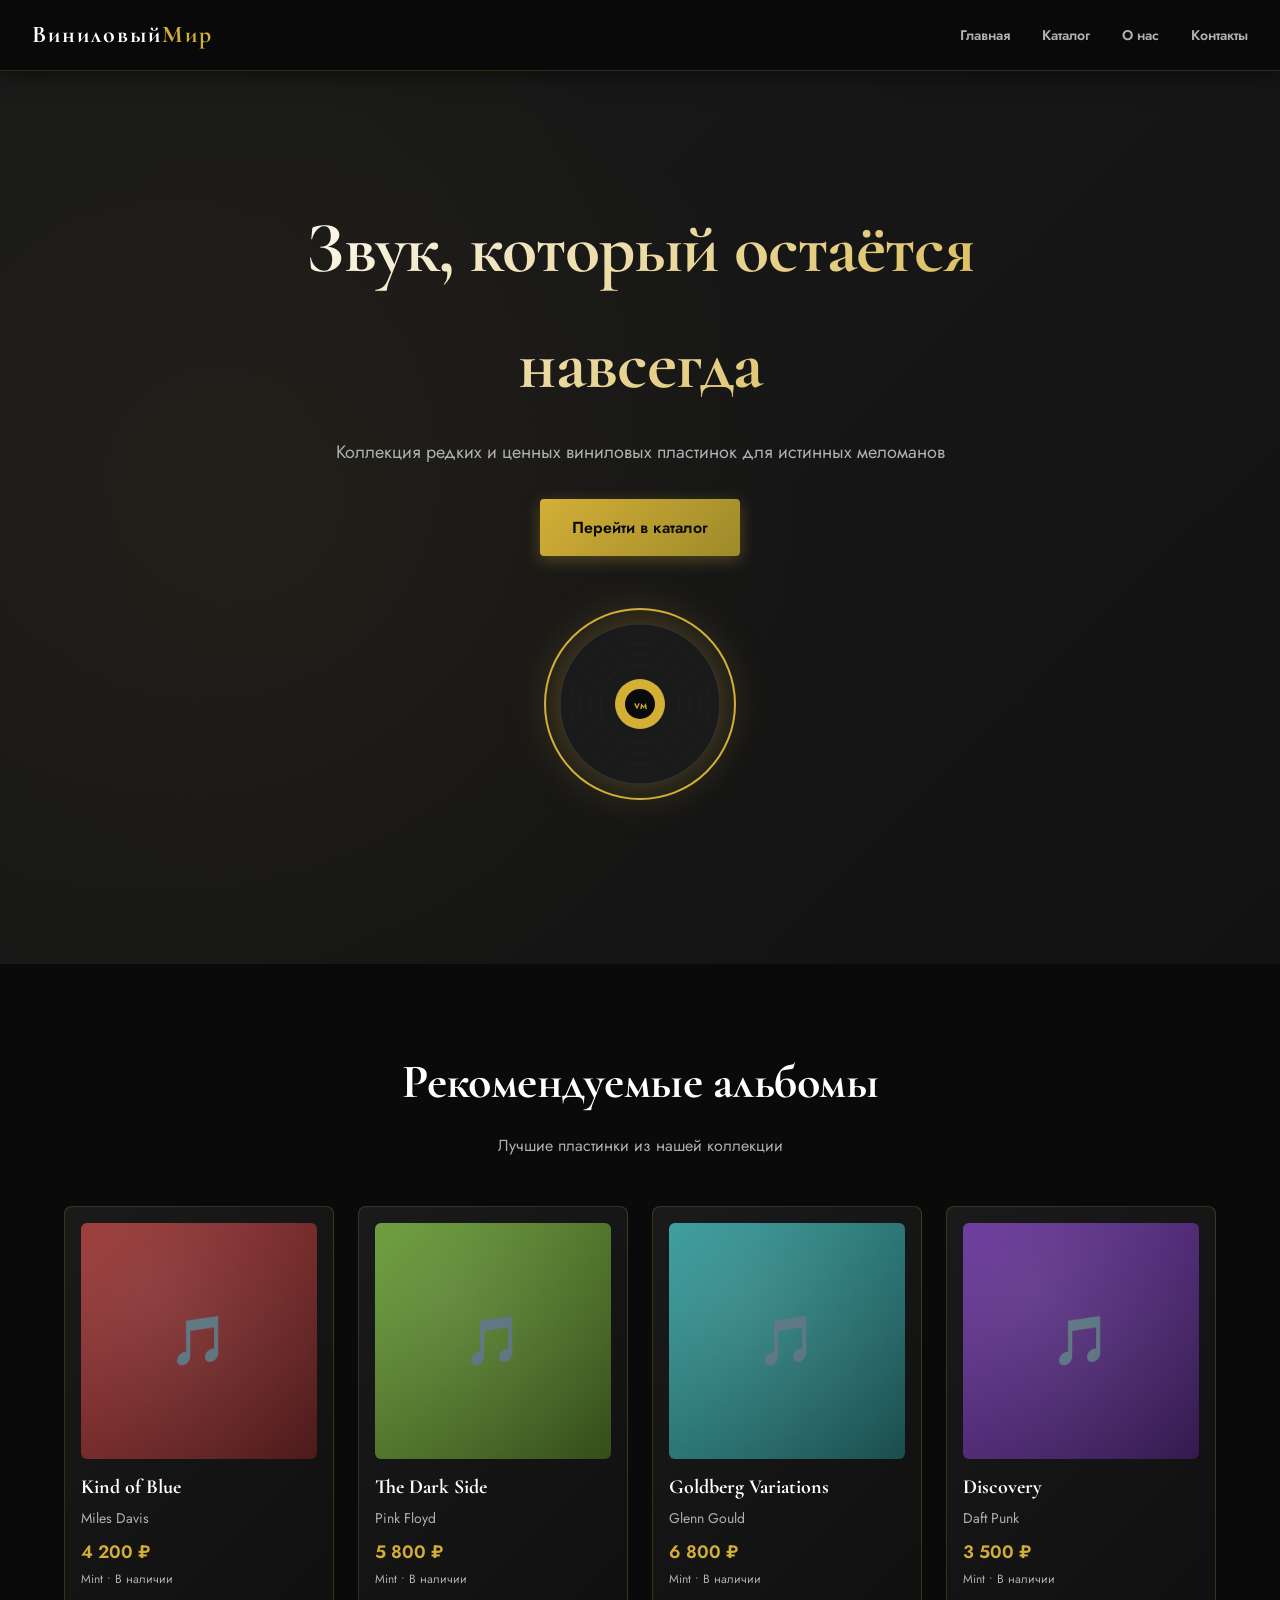
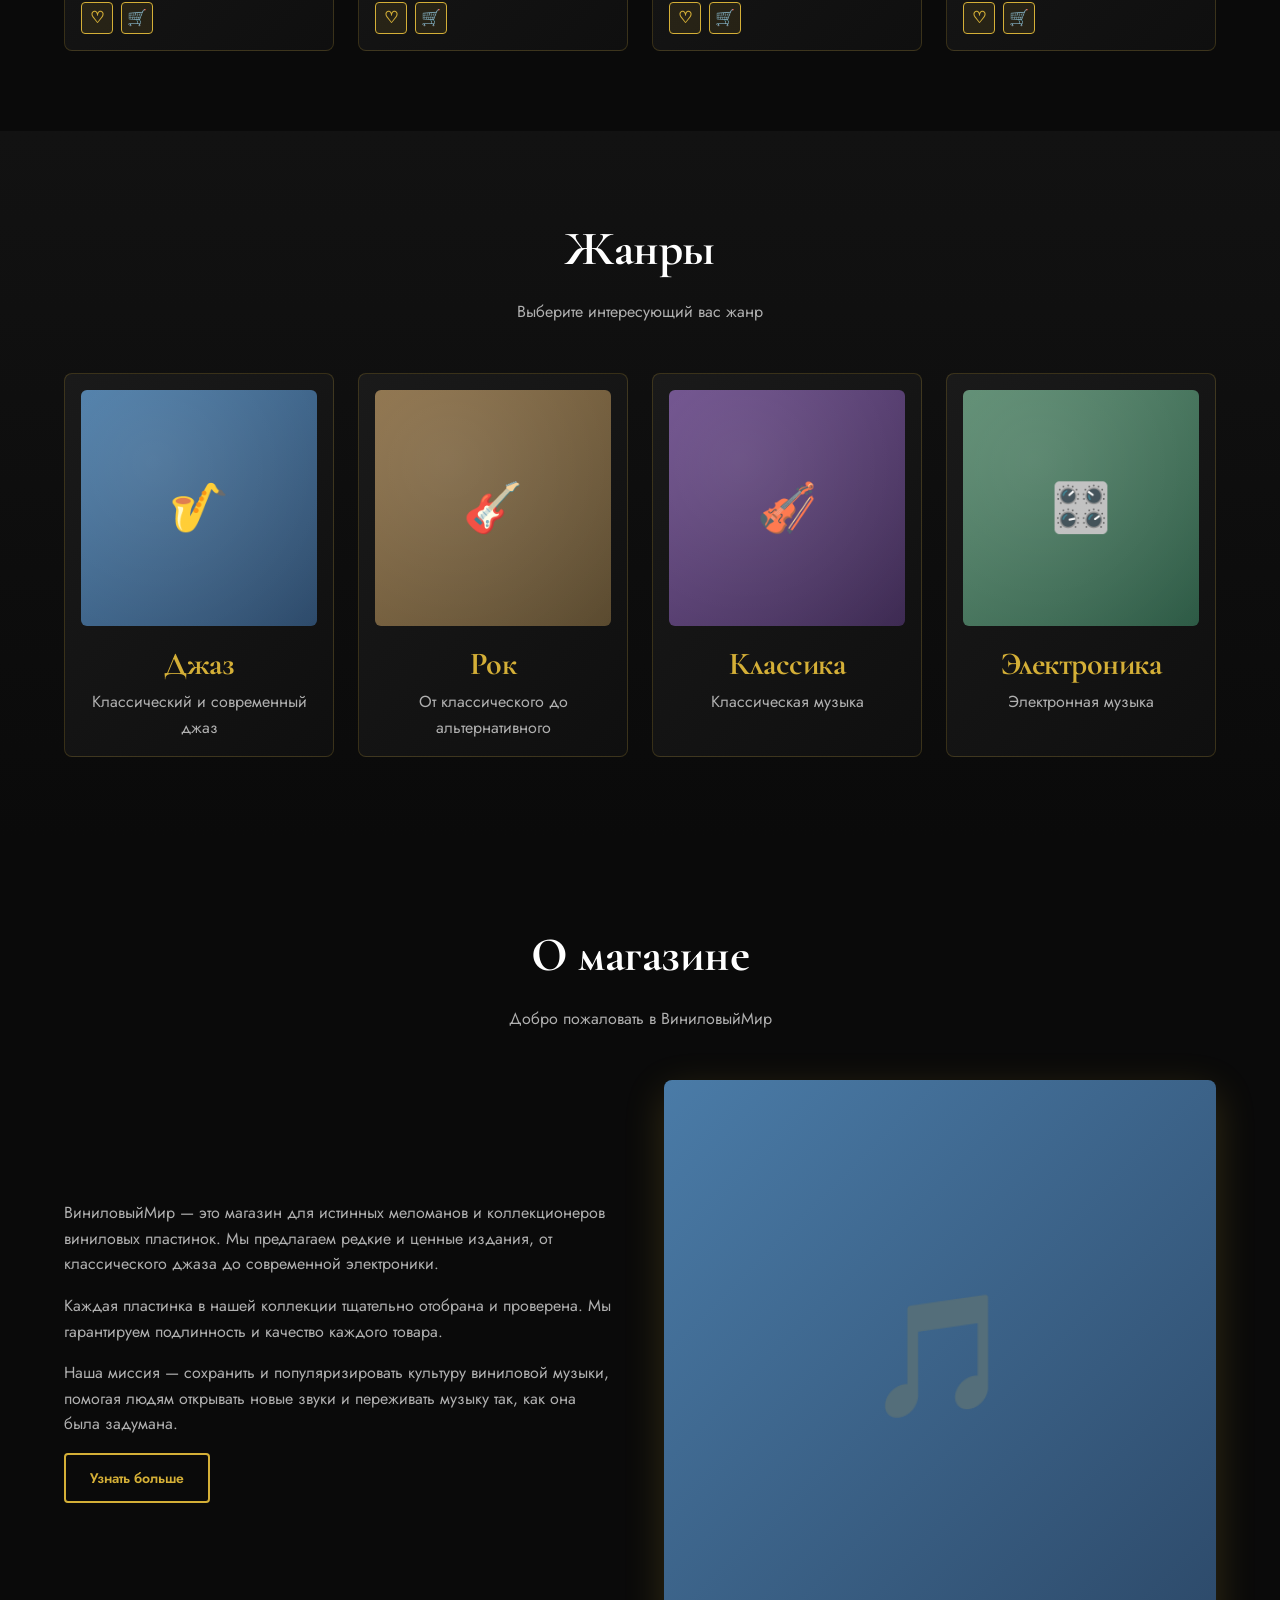
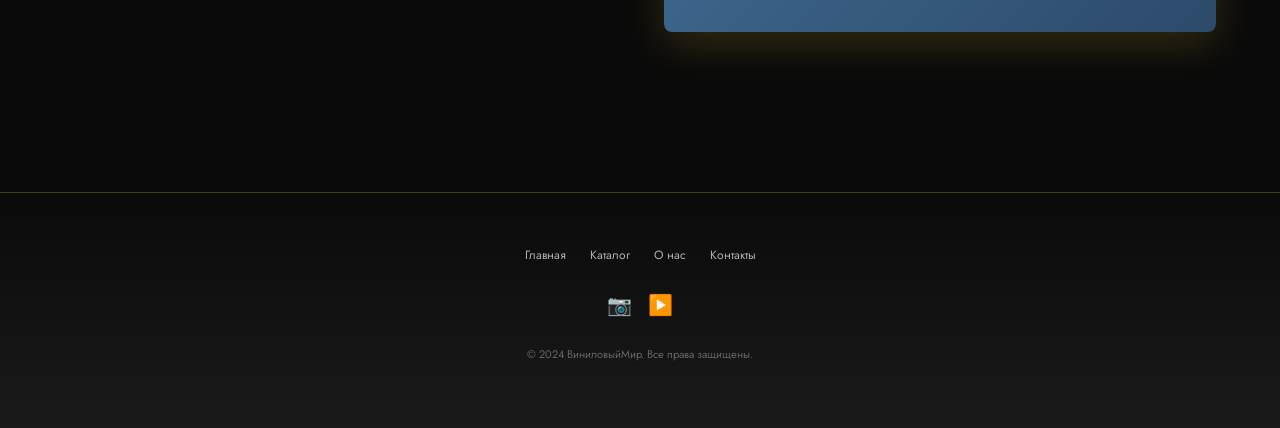
<file: index.html>
<!DOCTYPE html>
<html lang="ru">
<head>
    <meta charset="UTF-8">
    <meta name="viewport" content="width=device-width, initial-scale=1.0">
    <title>ВиниловыйМир — Магазин виниловых пластинок</title>
    <link rel="preconnect" href="https://fonts.googleapis.com">
    <link rel="preconnect" href="https://fonts.gstatic.com" crossorigin>
    <link href="https://fonts.googleapis.com/css2?family=Cormorant+Garamond:wght@400;500;600;700&family=Jost:wght@400;500;600;700&display=swap" rel="stylesheet">
    <link rel="stylesheet" href="css/styles.css">
</head>
<body>
    <!-- HEADER -->
    <header>
        <div class="header-content">
            <div class="logo">Виниловый<span class="logo-accent">Мир</span></div>
            <nav>
                <ul>
                    <li><a href="index.html">Главная</a></li>
                    <li><a href="catalog.html">Каталог</a></li>
                    <li><a href="about.html">О нас</a></li>
                    <li><a href="contact.html">Контакты</a></li>
                </ul>
            </nav>
            <button class="nav-toggle">☰</button>
        </div>
    </header>

    <!-- HERO SECTION -->
    <section class="hero">
        <div class="container">
            <div class="hero-content">
                <h1>Звук, который остаётся навсегда</h1>
                <p>Коллекция редких и ценных виниловых пластинок для истинных меломанов</p>
                <a href="catalog.html" class="btn btn-primary btn-large">Перейти в каталог</a>
            </div>
            <div class="vinyl-spinner">
                <svg viewBox="0 0 200 200" xmlns="http://www.w3.org/2000/svg">
                    <!-- Outer ring -->
                    <circle cx="100" cy="100" r="95" fill="none" stroke="#d4af37" stroke-width="2"/>
                    <!-- Vinyl record -->
                    <circle cx="100" cy="100" r="80" fill="#1a1a1a" stroke="#333333" stroke-width="1"/>
                    <!-- Grooves -->
                    <circle cx="100" cy="100" r="70" fill="none" stroke="#333333" stroke-width="0.5" opacity="0.5"/>
                    <circle cx="100" cy="100" r="60" fill="none" stroke="#333333" stroke-width="0.5" opacity="0.5"/>
                    <circle cx="100" cy="100" r="50" fill="none" stroke="#333333" stroke-width="0.5" opacity="0.5"/>
                    <circle cx="100" cy="100" r="40" fill="none" stroke="#333333" stroke-width="0.5" opacity="0.5"/>
                    <!-- Center label -->
                    <circle cx="100" cy="100" r="25" fill="#d4af37"/>
                    <circle cx="100" cy="100" r="15" fill="#0a0a0a"/>
                    <text x="100" y="105" text-anchor="middle" font-size="8" fill="#d4af37" font-weight="bold">VM</text>
                </svg>
            </div>
        </div>
    </section>

    <!-- FEATURED SECTION -->
    <section class="section">
        <div class="container">
            <div class="section-title">
                <h2>Рекомендуемые альбомы</h2>
                <p>Лучшие пластинки из нашей коллекции</p>
            </div>
            <div class="grid grid-4" id="featured-grid">
                <!-- Populated by JavaScript -->
            </div>
        </div>
    </section>

    <!-- GENRES SECTION -->
    <section class="section" style="background: linear-gradient(180deg, rgba(26, 26, 26, 0.5) 0%, rgba(10, 10, 10, 0.5) 100%);">
        <div class="container">
            <div class="section-title">
                <h2>Жанры</h2>
                <p>Выберите интересующий вас жанр</p>
            </div>
            <div class="grid grid-4" style="animation: fadeIn 0.8s ease 0.2s backwards;">
                <div class="product-card" style="cursor: pointer;" onclick="window.location.href='catalog.html?genre=jazz'">
                    <div class="product-image" style="background: linear-gradient(135deg, #4a7ba7 0%, #2d4a6a 100%);">
                        🎷
                    </div>
                    <h3 style="margin: 0; text-align: center;">Джаз</h3>
                    <p style="text-align: center; margin: 0; color: #b0b0b0;">Классический и современный джаз</p>
                </div>
                <div class="product-card" style="cursor: pointer;" onclick="window.location.href='catalog.html?genre=rock'">
                    <div class="product-image" style="background: linear-gradient(135deg, #8b6f47 0%, #5a4a2f 100%);">
                        🎸
                    </div>
                    <h3 style="margin: 0; text-align: center;">Рок</h3>
                    <p style="text-align: center; margin: 0; color: #b0b0b0;">От классического до альтернативного</p>
                </div>
                <div class="product-card" style="cursor: pointer;" onclick="window.location.href='catalog.html?genre=classic'">
                    <div class="product-image" style="background: linear-gradient(135deg, #6b4c8a 0%, #3d2a52 100%);">
                        🎻
                    </div>
                    <h3 style="margin: 0; text-align: center;">Классика</h3>
                    <p style="text-align: center; margin: 0; color: #b0b0b0;">Классическая музыка</p>
                </div>
                <div class="product-card" style="cursor: pointer;" onclick="window.location.href='catalog.html?genre=electronic'">
                    <div class="product-image" style="background: linear-gradient(135deg, #5a8a6f 0%, #2d5a45 100%);">
                        🎛️
                    </div>
                    <h3 style="margin: 0; text-align: center;">Электроника</h3>
                    <p style="text-align: center; margin: 0; color: #b0b0b0;">Электронная музыка</p>
                </div>
            </div>
        </div>
    </section>

    <!-- ABOUT PREVIEW SECTION -->
    <section class="section">
        <div class="container">
            <div class="section-title">
                <h2>О магазине</h2>
                <p>Добро пожаловать в ВиниловыйМир</p>
            </div>
            <div style="display: grid; grid-template-columns: 1fr 1fr; gap: 48px; align-items: center;">
                <div style="animation: slideInLeft 0.8s ease 0.2s backwards;">
                    <p>ВиниловыйМир — это магазин для истинных меломанов и коллекционеров виниловых пластинок. Мы предлагаем редкие и ценные издания, от классического джаза до современной электроники.</p>
                    <p>Каждая пластинка в нашей коллекции тщательно отобрана и проверена. Мы гарантируем подлинность и качество каждого товара.</p>
                    <p>Наша миссия — сохранить и популяризировать культуру виниловой музыки, помогая людям открывать новые звуки и переживать музыку так, как она была задумана.</p>
                    <a href="about.html" class="btn btn-secondary">Узнать больше</a>
                </div>
                <div style="animation: slideInRight 0.8s ease 0.2s backwards;">
                    <div style="background: linear-gradient(135deg, #4a7ba7 0%, #2d4a6a 100%); border-radius: 8px; aspect-ratio: 1; display: flex; align-items: center; justify-content: center; font-size: 120px; box-shadow: 0 12px 40px rgba(212, 175, 55, 0.2); animation: float 3s ease-in-out infinite;">
                        🎵
                    </div>
                </div>
            </div>
        </div>
    </section>

    <!-- FOOTER -->
    <footer>
        <div class="footer-content">
            <ul class="footer-links">
                <li><a href="index.html">Главная</a></li>
                <li><a href="catalog.html">Каталог</a></li>
                <li><a href="about.html">О нас</a></li>
                <li><a href="contact.html">Контакты</a></li>
            </ul>
            <div class="footer-social">
                <a href="#" class="social-icon">📷</a>
                <a href="#" class="social-icon">▶️</a>
            </div>
            <p class="footer-copyright">© 2024 ВиниловыйМир. Все права защищены.</p>
        </div>
    </footer>

    <script>
        // Simple featured products
        document.addEventListener('DOMContentLoaded', () => {
            const featured = [
                { title: 'Kind of Blue', artist: 'Miles Davis', price: '4 200 ₽' },
                { title: 'The Dark Side', artist: 'Pink Floyd', price: '5 800 ₽' },
                { title: 'Goldberg Variations', artist: 'Glenn Gould', price: '6 800 ₽' },
                { title: 'Discovery', artist: 'Daft Punk', price: '3 500 ₽' }
            ];

            const grid = document.getElementById('featured-grid');
            if (grid) {
                grid.innerHTML = featured.map((item, i) => `
                    <div class="product-card">
                        <div class="product-image" style="background: linear-gradient(135deg, hsl(${i * 90}, 50%, 40%) 0%, hsl(${i * 90}, 50%, 20%) 100%);">
                            🎵
                        </div>
                        <div class="product-title">${item.title}</div>
                        <div class="product-artist">${item.artist}</div>
                        <div class="product-price">${item.price}</div>
                        <div class="product-status">Mint • В наличии</div>
                        <div class="product-actions">
                            <button class="btn btn-icon">♡</button>
                            <button class="btn btn-icon">🛒</button>
                        </div>
                    </div>
                `).join('');
            }
        });
    </script>
</body>
</html>
</file>
<file: css/styles.css>
/* ===== GLOBAL STYLES ===== */
* {
    margin: 0;
    padding: 0;
    box-sizing: border-box;
}

html {
    scroll-behavior: smooth;
}

body {
    background: #0a0a0a;
    color: #ffffff;
    font-family: 'Jost', sans-serif;
    font-size: 16px;
    line-height: 1.6;
    overflow-x: hidden;
}

/* ===== TYPOGRAPHY ===== */
h1 {
    font-family: 'Cormorant Garamond', serif;
    font-size: 72px;
    font-weight: 700;
    margin-bottom: 12px;
    color: #ffffff;
    letter-spacing: -1px;
}

h2 {
    font-family: 'Cormorant Garamond', serif;
    font-size: 48px;
    font-weight: 700;
    margin: 48px 0 24px 0;
    color: #ffffff;
    letter-spacing: -0.5px;
}

h3 {
    font-family: 'Cormorant Garamond', serif;
    font-size: 32px;
    font-weight: 700;
    margin: 24px 0 12px 0;
    color: #d4af37;
    letter-spacing: -0.5px;
}

h4 {
    font-family: 'Cormorant Garamond', serif;
    font-size: 24px;
    font-weight: 700;
    color: #ffffff;
}

p {
    color: #b0b0b0;
    margin-bottom: 16px;
}

a {
    color: #d4af37;
    text-decoration: none;
    transition: color 0.3s ease;
}

a:hover {
    color: #9d8a2a;
}

/* ===== CONTAINER ===== */
.container {
    max-width: 1280px;
    margin: 0 auto;
    padding: 0 32px;
}

@media (max-width: 768px) {
    .container {
        padding: 0 16px;
    }
}

/* ===== HEADER ===== */
header {
    background: rgba(10, 10, 10, 0.95);
    backdrop-filter: blur(10px);
    border-bottom: 1px solid rgba(212, 175, 55, 0.2);
    padding: 16px 32px;
    position: sticky;
    top: 0;
    z-index: 100;
    box-shadow: 0 4px 20px rgba(0, 0, 0, 0.5);
}

.header-content {
    max-width: 1280px;
    margin: 0 auto;
    display: flex;
    justify-content: space-between;
    align-items: center;
}

.logo {
    font-family: 'Cormorant Garamond', serif;
    font-size: 24px;
    font-weight: 700;
    color: #ffffff;
    letter-spacing: 2px;
    transition: all 0.3s ease;
}

.logo:hover {
    color: #d4af37;
}

.logo-accent {
    color: #d4af37;
}

nav ul {
    display: flex;
    list-style: none;
    gap: 32px;
}

nav a {
    color: #b0b0b0;
    font-size: 14px;
    font-weight: 600;
    transition: all 0.3s ease;
    position: relative;
}

nav a::after {
    content: '';
    position: absolute;
    bottom: -4px;
    left: 0;
    width: 0;
    height: 2px;
    background: #d4af37;
    transition: width 0.3s ease;
}

nav a:hover {
    color: #d4af37;
}

nav a:hover::after {
    width: 100%;
}

.nav-toggle {
    display: none;
    background: none;
    border: none;
    color: #d4af37;
    font-size: 24px;
    cursor: pointer;
}

@media (max-width: 768px) {
    nav ul {
        display: none;
        position: absolute;
        top: 64px;
        left: 0;
        right: 0;
        flex-direction: column;
        gap: 0;
        background: #1a1a1a;
        border-bottom: 1px solid #333333;
    }

    nav ul.active {
        display: flex;
    }

    nav li {
        border-bottom: 1px solid #333333;
    }

    nav a {
        display: block;
        padding: 16px 32px;
    }

    nav a::after {
        display: none;
    }

    .nav-toggle {
        display: block;
    }
}

/* ===== FOOTER ===== */
footer {
    background: linear-gradient(180deg, #0a0a0a 0%, #1a1a1a 100%);
    border-top: 1px solid rgba(212, 175, 55, 0.2);
    padding: 48px 32px;
    margin-top: 80px;
}

.footer-content {
    max-width: 1280px;
    margin: 0 auto;
    text-align: center;
}

.footer-links {
    display: flex;
    justify-content: center;
    gap: 24px;
    list-style: none;
    margin-bottom: 24px;
}

.footer-links a {
    color: #b0b0b0;
    font-size: 12px;
    transition: all 0.3s ease;
}

.footer-links a:hover {
    color: #d4af37;
    transform: translateY(-2px);
}

.footer-social {
    display: flex;
    justify-content: center;
    gap: 16px;
    margin-bottom: 24px;
}

.social-icon {
    color: #d4af37;
    font-size: 20px;
    transition: all 0.3s ease;
}

.social-icon:hover {
    transform: scale(1.2) rotate(5deg);
}

.footer-copyright {
    color: #666666;
    font-size: 11px;
}

/* ===== BUTTONS ===== */
.btn {
    padding: 12px 24px;
    border-radius: 4px;
    font-family: 'Jost', sans-serif;
    font-size: 14px;
    font-weight: 600;
    border: none;
    cursor: pointer;
    transition: all 0.3s ease;
    display: inline-block;
    text-decoration: none;
    position: relative;
    overflow: hidden;
}

.btn::before {
    content: '';
    position: absolute;
    top: 50%;
    left: 50%;
    width: 0;
    height: 0;
    border-radius: 50%;
    background: rgba(255, 255, 255, 0.1);
    transform: translate(-50%, -50%);
    transition: width 0.6s, height 0.6s;
}

.btn:active::before {
    width: 300px;
    height: 300px;
}

.btn-primary {
    background: linear-gradient(135deg, #d4af37 0%, #9d8a2a 100%);
    color: #0a0a0a;
    box-shadow: 0 4px 15px rgba(212, 175, 55, 0.3);
}

.btn-primary:hover {
    transform: translateY(-2px);
    box-shadow: 0 8px 25px rgba(212, 175, 55, 0.5);
}

.btn-primary:active {
    transform: translateY(0);
}

.btn-secondary {
    background: transparent;
    border: 2px solid #d4af37;
    color: #d4af37;
}

.btn-secondary:hover {
    background: #d4af37;
    color: #0a0a0a;
}

.btn-icon {
    width: 32px;
    height: 32px;
    padding: 0;
    display: flex;
    align-items: center;
    justify-content: center;
    background: rgba(212, 175, 55, 0.1);
    border: 1px solid #d4af37;
    color: #d4af37;
    font-size: 16px;
    border-radius: 4px;
}

.btn-icon:hover {
    background: #d4af37;
    color: #0a0a0a;
    transform: scale(1.1);
}

.btn-icon.active {
    background: #d4af37;
    color: #0a0a0a;
}

.btn-small {
    padding: 8px 16px;
    font-size: 12px;
}

.btn-large {
    padding: 16px 32px;
    font-size: 16px;
}

/* ===== INPUTS ===== */
.form-group {
    margin-bottom: 20px;
    display: flex;
    flex-direction: column;
    gap: 8px;
}

label {
    font-family: 'Jost', sans-serif;
    font-size: 14px;
    font-weight: 600;
    color: #ffffff;
}

input,
textarea,
select {
    background: rgba(26, 26, 26, 0.8);
    border: 1px solid rgba(212, 175, 55, 0.3);
    color: #ffffff;
    padding: 12px 16px;
    border-radius: 4px;
    font-family: 'Jost', sans-serif;
    font-size: 14px;
    transition: all 0.3s ease;
}

input::placeholder,
textarea::placeholder {
    color: #666666;
}

input:focus,
textarea:focus,
select:focus {
    outline: none;
    border-color: #d4af37;
    background: rgba(26, 26, 26, 1);
    box-shadow: 0 0 0 3px rgba(212, 175, 55, 0.15);
}

textarea {
    resize: vertical;
    min-height: 100px;
}

/* ===== PRODUCT CARD ===== */
.product-card {
    background: linear-gradient(135deg, #1a1a1a 0%, #0f0f0f 100%);
    border: 1px solid rgba(212, 175, 55, 0.2);
    border-radius: 8px;
    padding: 16px;
    transition: all 0.4s cubic-bezier(0.23, 1, 0.320, 1);
    cursor: pointer;
    position: relative;
    overflow: hidden;
}

.product-card::before {
    content: '';
    position: absolute;
    top: 0;
    left: -100%;
    width: 100%;
    height: 100%;
    background: linear-gradient(90deg, transparent, rgba(212, 175, 55, 0.1), transparent);
    transition: left 0.5s ease;
}

.product-card:hover {
    border-color: #d4af37;
    box-shadow: 0 12px 40px rgba(212, 175, 55, 0.25);
    transform: translateY(-8px);
}

.product-card:hover::before {
    left: 100%;
}

.product-image {
    width: 100%;
    aspect-ratio: 1;
    background: linear-gradient(135deg, #4a7ba7 0%, #2d4a6a 100%);
    border-radius: 6px;
    margin-bottom: 12px;
    position: relative;
    display: flex;
    align-items: center;
    justify-content: center;
    font-size: 48px;
    overflow: hidden;
}

.product-image::after {
    content: '';
    position: absolute;
    top: 0;
    left: 0;
    right: 0;
    bottom: 0;
    background: radial-gradient(circle at 30% 30%, rgba(255, 255, 255, 0.1), transparent);
}

.product-badge {
    position: absolute;
    top: 8px;
    left: 8px;
    background: rgba(212, 175, 55, 0.9);
    color: #0a0a0a;
    padding: 6px 12px;
    border-radius: 2px;
    font-size: 11px;
    font-weight: 600;
    z-index: 2;
    backdrop-filter: blur(10px);
}

.product-title {
    font-family: 'Cormorant Garamond', serif;
    font-size: 20px;
    font-weight: 700;
    color: #ffffff;
    margin-bottom: 4px;
}

.product-artist {
    font-size: 14px;
    color: #b0b0b0;
    margin-bottom: 8px;
}

.product-price {
    font-family: 'Jost', sans-serif;
    font-size: 18px;
    font-weight: 600;
    color: #d4af37;
    margin-bottom: 4px;
}

.product-status {
    font-size: 12px;
    color: #b0b0b0;
    margin-bottom: 12px;
}

.product-actions {
    display: flex;
    gap: 8px;
}

/* ===== BADGE ===== */
.badge {
    display: inline-block;
    padding: 6px 12px;
    border-radius: 2px;
    font-size: 11px;
    font-weight: 600;
    margin-right: 8px;
    margin-bottom: 8px;
}

.badge-jazz {
    background: rgba(74, 123, 167, 0.8);
    color: #ffffff;
}

.badge-rock {
    background: rgba(139, 111, 71, 0.8);
    color: #ffffff;
}

.badge-classic {
    background: rgba(107, 76, 138, 0.8);
    color: #ffffff;
}

.badge-electronic {
    background: rgba(90, 138, 111, 0.8);
    color: #ffffff;
}

/* ===== ACCORDION ===== */
.accordion {
    border: 1px solid rgba(212, 175, 55, 0.2);
    border-radius: 8px;
    overflow: hidden;
}

.accordion-item {
    border-bottom: 1px solid rgba(212, 175, 55, 0.1);
}

.accordion-item:last-child {
    border-bottom: none;
}

.accordion-header {
    background: linear-gradient(90deg, rgba(26, 26, 26, 0.8), rgba(26, 26, 26, 0.4));
    padding: 16px;
    cursor: pointer;
    display: flex;
    justify-content: space-between;
    align-items: center;
    transition: all 0.3s ease;
}

.accordion-header:hover {
    background: rgba(212, 175, 55, 0.1);
}

.accordion-title {
    font-family: 'Jost', sans-serif;
    font-size: 16px;
    font-weight: 600;
    color: #ffffff;
}

.accordion-icon {
    color: #d4af37;
    font-size: 20px;
    transition: transform 0.3s ease;
}

.accordion-icon.open {
    transform: rotate(180deg);
}

.accordion-content {
    max-height: 0;
    overflow: hidden;
    transition: max-height 0.3s ease;
    background: rgba(10, 10, 10, 0.5);
}

.accordion-content.open {
    max-height: 500px;
}

.accordion-text {
    padding: 16px;
    color: #b0b0b0;
    font-size: 14px;
    line-height: 1.6;
}

/* ===== GRID LAYOUTS ===== */
.grid {
    display: grid;
    gap: 24px;
    margin-top: 24px;
}

.grid-2 {
    grid-template-columns: repeat(2, 1fr);
}

.grid-3 {
    grid-template-columns: repeat(3, 1fr);
}

.grid-4 {
    grid-template-columns: repeat(4, 1fr);
}

@media (max-width: 1024px) {
    .grid-4 {
        grid-template-columns: repeat(3, 1fr);
    }
}

@media (max-width: 768px) {
    .grid-2,
    .grid-3,
    .grid-4 {
        grid-template-columns: repeat(2, 1fr);
    }
}

@media (max-width: 480px) {
    .grid-2,
    .grid-3,
    .grid-4 {
        grid-template-columns: 1fr;
    }
}

/* ===== FLEXBOX LAYOUTS ===== */
.flex {
    display: flex;
}

.flex-center {
    display: flex;
    align-items: center;
    justify-content: center;
    gap: 16px;
}

.flex-between {
    display: flex;
    align-items: center;
    justify-content: space-between;
}

.flex-column {
    display: flex;
    flex-direction: column;
    gap: 16px;
}

/* ===== HERO SECTION ===== */
.hero {
    background: linear-gradient(135deg, #1a1a1a 0%, #0a0a0a 50%, #1a1a1a 100%);
    background-size: 400% 400%;
    padding: 120px 32px;
    text-align: center;
    position: relative;
    overflow: hidden;
    animation: gradientShift 15s ease infinite;
}

@keyframes gradientShift {
    0%, 100% {
        background-position: 0% 50%;
    }
    50% {
        background-position: 100% 50%;
    }
}

.hero::before {
    content: '';
    position: absolute;
    top: 0;
    left: 0;
    right: 0;
    bottom: 0;
    background: radial-gradient(circle at 20% 50%, rgba(212, 175, 55, 0.05), transparent 50%);
    pointer-events: none;
}

.hero-content {
    max-width: 800px;
    margin: 0 auto;
    position: relative;
    z-index: 2;
}

.hero h1 {
    font-size: 72px;
    margin-bottom: 16px;
    animation: fadeInUp 0.8s ease;
    background: linear-gradient(135deg, #ffffff 0%, #d4af37 100%);
    -webkit-background-clip: text;
    -webkit-text-fill-color: transparent;
    background-clip: text;
}

.hero p {
    font-size: 18px;
    color: #b0b0b0;
    margin-bottom: 32px;
    animation: fadeInUp 0.8s ease 0.2s backwards;
}

.hero .btn {
    animation: fadeInUp 0.8s ease 0.4s backwards;
}

@keyframes fadeInUp {
    from {
        opacity: 0;
        transform: translateY(30px);
    }
    to {
        opacity: 1;
        transform: translateY(0);
    }
}

/* ===== VINYL SPINNER ===== */
.vinyl-spinner {
    width: 200px;
    height: 200px;
    margin: 40px auto;
    position: relative;
    animation: spinVinyl 20s linear infinite;
    filter: drop-shadow(0 0 20px rgba(212, 175, 55, 0.3));
}

@keyframes spinVinyl {
    from {
        transform: rotate(0deg);
    }
    to {
        transform: rotate(360deg);
    }
}

.vinyl-spinner svg {
    width: 100%;
    height: 100%;
}

/* ===== SECTION ===== */
.section {
    padding: 80px 32px;
    position: relative;
}

.section:nth-child(even) {
    background: linear-gradient(180deg, rgba(26, 26, 26, 0.3) 0%, rgba(10, 10, 10, 0.3) 100%);
}

.section-title {
    text-align: center;
    margin-bottom: 48px;
}

.section-title h2 {
    margin: 0 0 12px 0;
}

.section-title p {
    font-size: 16px;
    color: #b0b0b0;
}

/* ===== FILTER ===== */
.filter-group {
    display: flex;
    gap: 12px;
    margin-bottom: 24px;
    flex-wrap: wrap;
}

.filter-btn {
    padding: 8px 16px;
    background: rgba(26, 26, 26, 0.8);
    border: 1px solid rgba(212, 175, 55, 0.3);
    color: #b0b0b0;
    border-radius: 4px;
    cursor: pointer;
    transition: all 0.3s ease;
    font-size: 12px;
    font-weight: 600;
}

.filter-btn:hover,
.filter-btn.active {
    background: #d4af37;
    border-color: #d4af37;
    color: #0a0a0a;
    transform: translateY(-2px);
    box-shadow: 0 4px 12px rgba(212, 175, 55, 0.3);
}

/* ===== RATING ===== */
.rating {
    display: flex;
    gap: 4px;
    font-size: 16px;
}

.star {
    color: #d4af37;
}

.star.empty {
    color: #333333;
}

/* ===== TAGS ===== */
.tag {
    display: inline-block;
    background: rgba(26, 26, 26, 0.8);
    border: 1px solid rgba(212, 175, 55, 0.3);
    color: #b0b0b0;
    padding: 6px 12px;
    border-radius: 2px;
    font-size: 12px;
    margin-right: 8px;
    margin-bottom: 8px;
    transition: all 0.3s ease;
}

.tag:hover {
    border-color: #d4af37;
    color: #d4af37;
    background: rgba(212, 175, 55, 0.1);
}

/* ===== ANIMATIONS ===== */
@keyframes slideIn {
    from {
        opacity: 0;
        transform: translateX(-20px);
    }
    to {
        opacity: 1;
        transform: translateX(0);
    }
}

@keyframes slideInLeft {
    from {
        opacity: 0;
        transform: translateX(-40px);
    }
    to {
        opacity: 1;
        transform: translateX(0);
    }
}

@keyframes slideInRight {
    from {
        opacity: 0;
        transform: translateX(40px);
    }
    to {
        opacity: 1;
        transform: translateX(0);
    }
}

@keyframes fadeIn {
    from {
        opacity: 0;
    }
    to {
        opacity: 1;
    }
}

@keyframes glow {
    0%, 100% {
        box-shadow: 0 0 20px rgba(212, 175, 55, 0.3);
    }
    50% {
        box-shadow: 0 0 40px rgba(212, 175, 55, 0.6);
    }
}

@keyframes float {
    0%, 100% {
        transform: translateY(0px);
    }
    50% {
        transform: translateY(-10px);
    }
}

.fade-in {
    animation: fadeIn 0.6s ease;
}

.slide-in {
    animation: slideIn 0.6s ease;
}

.slide-in-left {
    animation: slideInLeft 0.6s ease;
}

.slide-in-right {
    animation: slideInRight 0.6s ease;
}

.glow {
    animation: glow 3s ease-in-out infinite;
}

.float {
    animation: float 3s ease-in-out infinite;
}

/* ===== RESPONSIVE ===== */
@media (max-width: 768px) {
    h1 {
        font-size: 48px;
    }

    h2 {
        font-size: 32px;
    }

    h3 {
        font-size: 24px;
    }

    .hero {
        padding: 80px 16px;
    }

    .hero h1 {
        font-size: 48px;
    }

    .section {
        padding: 60px 16px;
    }

    nav ul {
        gap: 0;
    }

    nav a {
        font-size: 16px;
    }
}

@media (max-width: 480px) {
    h1 {
        font-size: 36px;
    }

    h2 {
        font-size: 24px;
    }

    h3 {
        font-size: 18px;
    }

    .btn {
        width: 100%;
        text-align: center;
    }

    .hero {
        padding: 60px 16px;
    }

    .hero h1 {
        font-size: 36px;
    }

    .section {
        padding: 40px 16px;
    }

    .filter-group {
        flex-direction: column;
    }

    .filter-btn {
        width: 100%;
    }
}

/* ===== SCROLLBAR ===== */
::-webkit-scrollbar {
    width: 8px;
}

::-webkit-scrollbar-track {
    background: #0a0a0a;
}

::-webkit-scrollbar-thumb {
    background: linear-gradient(180deg, #d4af37, #9d8a2a);
    border-radius: 4px;
}

::-webkit-scrollbar-thumb:hover {
    background: #d4af37;
}

/* ===== SEARCH BOX ===== */
.search-box {
    position: relative;
    margin-bottom: 24px;
}

.search-box input {
    width: 100%;
    padding: 12px 16px 12px 40px;
}

.search-box::before {
    content: '🔍';
    position: absolute;
    left: 12px;
    top: 50%;
    transform: translateY(-50%);
    pointer-events: none;
}

/* ===== SORT SELECT ===== */
.sort-group {
    display: flex;
    gap: 12px;
    margin-bottom: 24px;
    align-items: center;
}

.sort-group label {
    margin: 0;
    white-space: nowrap;
}

.sort-group select {
    flex: 1;
}
</file>
